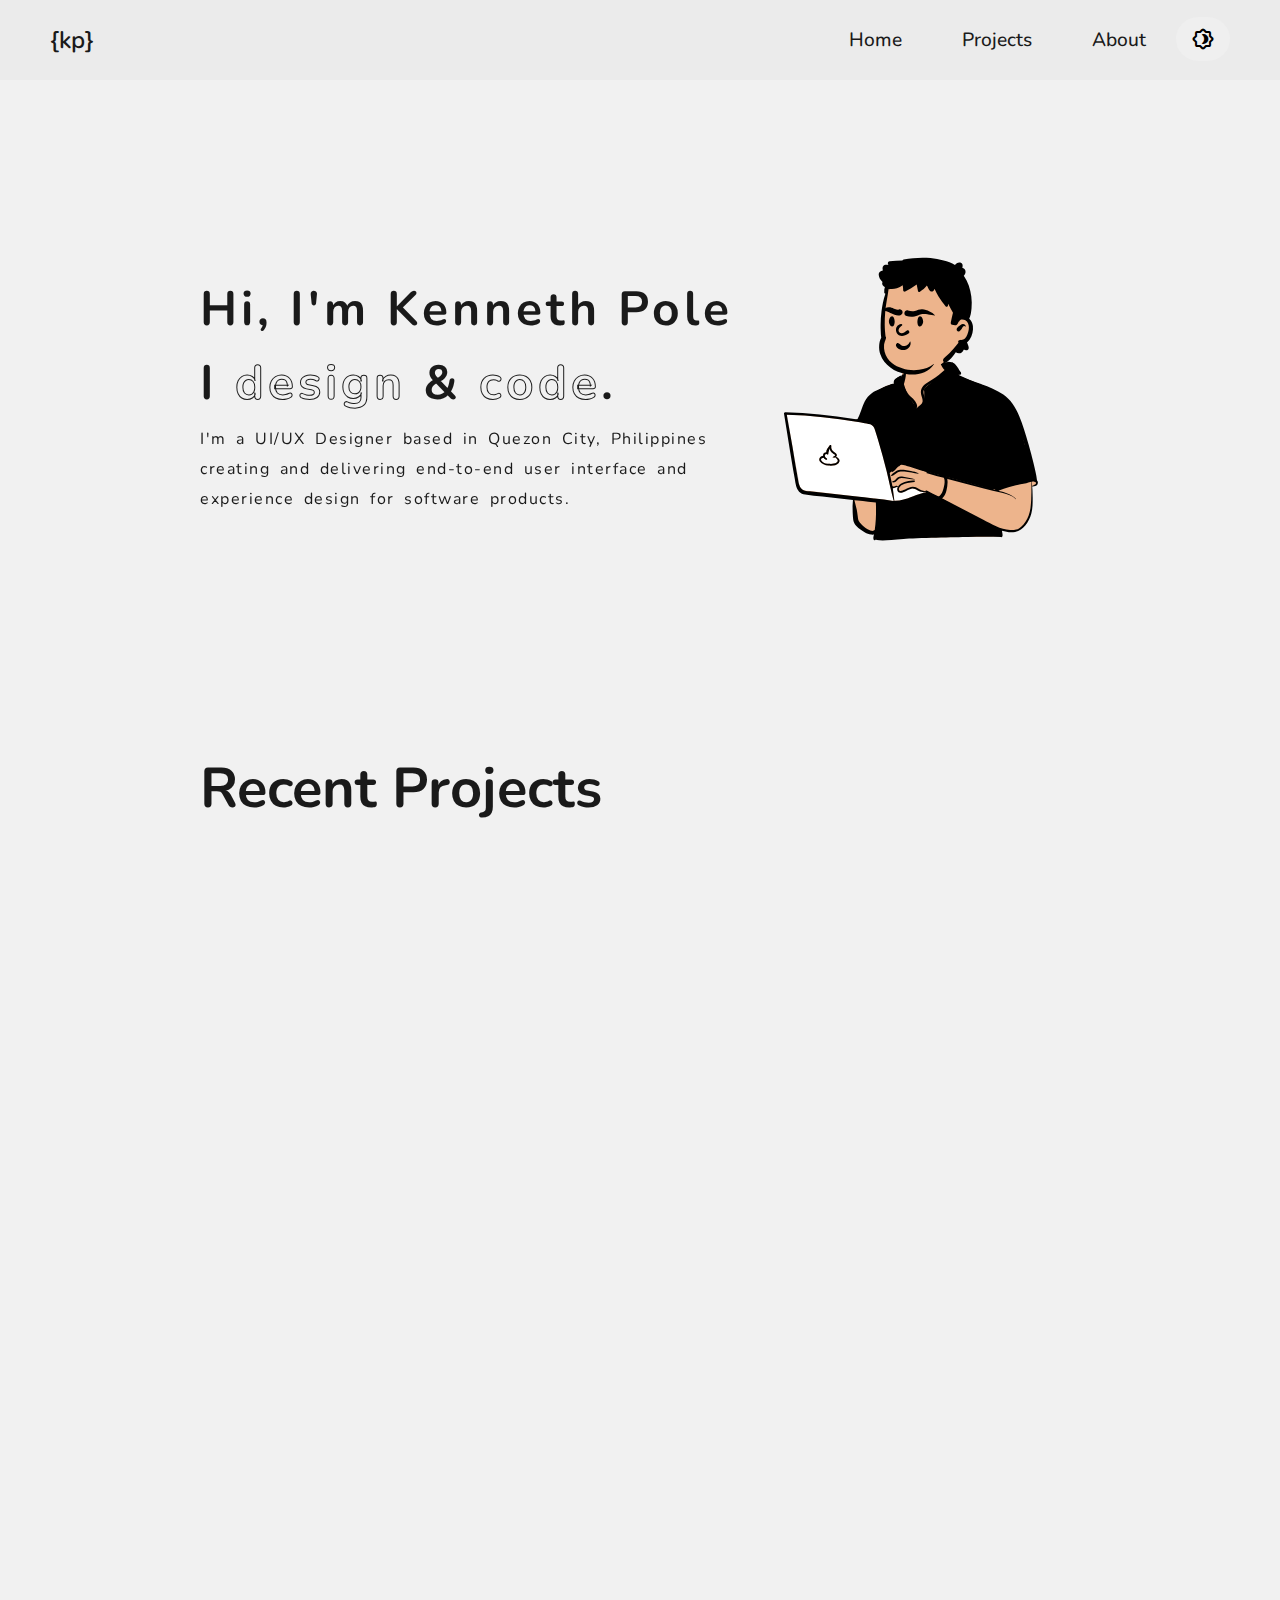
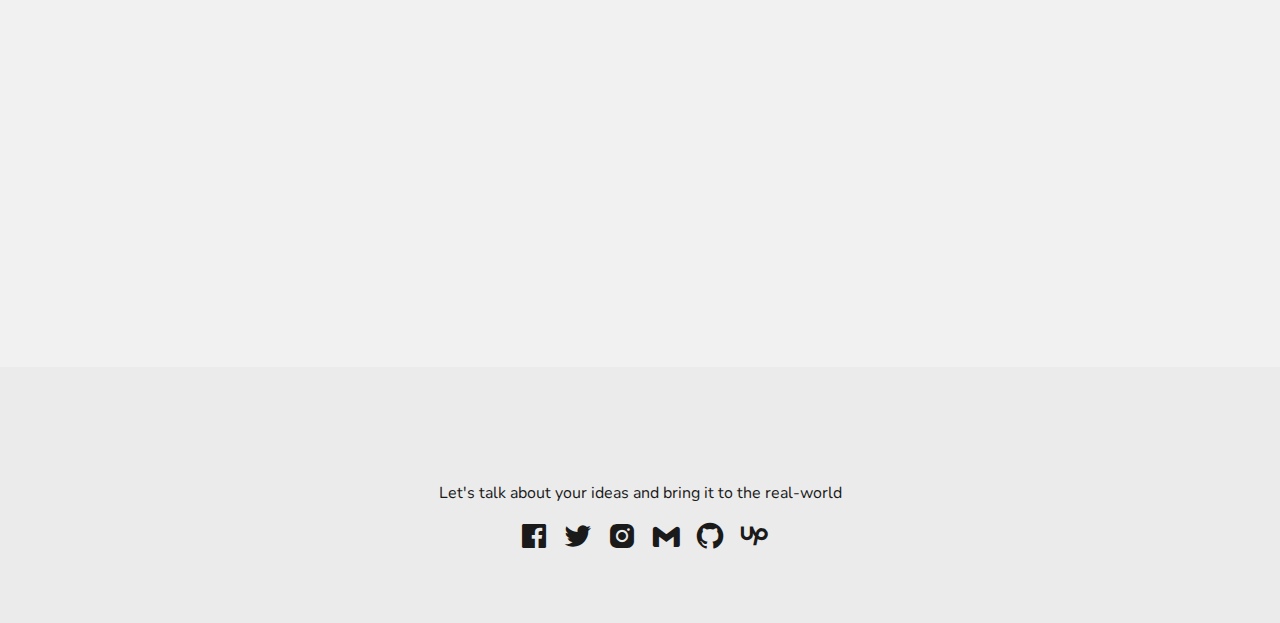
<file: index.html>
<!DOCTYPE html>
<html lang="en">
<head>
    <meta charset="UTF-8">
    <meta http-equiv="X-UA-Compatible" content="IE=edge">
    <meta name="viewport" content="width=device-width, initial-scale=1.0">
    <link rel="stylesheet" href="./css/styles.css">
    <link href="https://fonts.googleapis.com/css2?family=Material+Symbols+Rounded:wght@600" rel="stylesheet" />
    <link href='https://unpkg.com/boxicons@2.1.2/css/boxicons.min.css' rel='stylesheet'>
    <link href="https://unpkg.com/aos@2.3.1/dist/aos.css" rel="stylesheet">
    <title>Kenneth Pole</title>
</head>
<body>
    <header data-aos="fade" data-aos-duration="1000" data-aos-easing="ease-in">
        <div class="logo"><a href="index.html">{kp}</a></div>
            <div class="hamburger">
                <div class="line"></div>
                <div class="line"></div>
                <div class="line"></div>
            </div>

    <div class="navBar">
        <ul>
            <li>
               <a href="" class="active">Home</a>
            </li>
            <li>
               <a href="#project" class="active">Projects</a>
            </li>
            <li>
               <a href="about.html" class="active">About</a>
            </li>
            <li>
               <button class="toggle" id="darkMode">
                <span class="material-symbols-rounded">
                    brightness_4
                    </span>
               </button>
            </li>
        </ul>
    </div>
    </header>
    <section>
        <div class="hero">
            <div class="left-hero">
                <h1 data-aos="fade-down" data-aos-duration="500" data-aos-easing="ease-in-sine">Hi, I'm Kenneth Pole</h1>
                <h1 class="outlined" data-aos="fade-up" data-aos-duration="500" data-aos-easing="ease-in-sine">I <a href="">design</a> & <a href="">code</a>.</h1>
                <p data-aos="fade-down" data-aos-duration="500" data-aos-easing="ease-in-sine">I'm a UI/UX Designer based in Quezon City, Philippines creating and delivering end-to-end user interface and experience design for software products.</p>
            </div>
            <div class="right-hero">
                <img src="./SVG/peep.svg" alt="" data-aos="fade-in" data-aos-duration="500" data-aos-easing="ease-in-sine">
            </div>
        </div>
    </section>

    <section class="recent" id="project">
        <h1 data-aos="fade-in" data-aos-duration="500" data-aos-easing="ease-in-sine">Recent Projects</h1>
        <div class="projects">
            <div class="cards" data-aos="fade-up" data-aos-duration="700" data-aos-easing="ease-in">
                <img src="SVG/image 2.svg" alt="Swab System">
                <div class="desc">
                    <h6>UI/UX Design</h6>
                    <h2>Swab Testing System</h2>
                    <p>Swab Testing System is a user-friendly that allows user to appoint and schedule swab testing via online so that the user will never be waiting in long queue.</p>
                    <a href="swab.html" class="cta">Explore</a>
                </div>
            </div>
            <div class="cards" data-aos="fade-up" data-aos-duration="700" data-aos-easing="ease-in">
                <img src="SVG/image 1.svg" alt="Swab System">
                <div class="desc">
                    <h6>UI/UX Design / Front-End Development</h6>
                    <h2>HRIS for Richworld Giftshop</h2>
                    <p>HRIS for Richworld Giftshop is designed to help the business to store and organize employee information at ease. It comes also with job hiring if the company needs to recruit employee.</p>
                    <a href="richworld.html" class="cta">Explore</a>
                </div>
            </div>
            <div class="cards" data-aos="fade-up" data-aos-duration="700" data-aos-easing="ease-in">
                <img src="SVG/RG.svg" alt="Swab System">
                <div class="desc">
                    <h6>UI/UX Design</h6>
                    <h2>Richworld Giftshop App</h2>
                    <p>Richworld Giftshop Mobile App is a job listing recruitment to hire employees specifically for the company to hire employees.</p>
                    <a href="" class="cta">Explore</a>
                </div>
            </div>
            <div class="cards" data-aos="fade-up" data-aos-duration="700" data-aos-easing="ease-in">
                <img src="SVG/bdpc.svg" alt="Swab System">
                <div class="desc">
                    <h6>UI/UX Design / .NET Development</h6>
                    <h2>Balintawak Diesel Parts Corp.</h2>
                    <p>Payroll System for BDPC comes with automated calculating complicated local taxes for employee payroll to manage contractors and employees.</p>
                    <a href="" class="cta">Explore</a>
                </div>
            </div>
        </div>
    </section>

    <section class="footer">
        <h1 data-aos="zoom-in" data-aos-duration="500" data-aos-easing="ease-in-sine">Let's Connect</h1>
        <p>Let's talk about your ideas and bring it to the real-world</p>
        <div class="links">
            <a href="https://www.facebook.com/kennethpole6/"><i class='bx bxl-facebook-square'></i></a>
            <a href="https://twitter.com/kennethpole10"><i class='bx bxl-twitter' ></i></a>
            <a href="https://www.instagram.com/kennethpole6/"><i class='bx bxl-instagram-alt' ></i></a>
            <a href="#"><i class='bx bxl-gmail' ></i></a>
            <a href="https://github.com/kennethpole6"><i class='bx bxl-github' ></i></a>
            <a href="https://www.upwork.com/freelancers/~01a8da6cd8caafd176"><i class='bx bxl-upwork' ></i></a>
        </div>
    </section>

    <script src="index.js"></script>
    <script src="toggle.js"></script>
    <script src="https://unpkg.com/aos@2.3.1/dist/aos.js"></script>
    <script>
        AOS.init();
        AOS.refresh();
      </script>
</body>
</html>
</file>
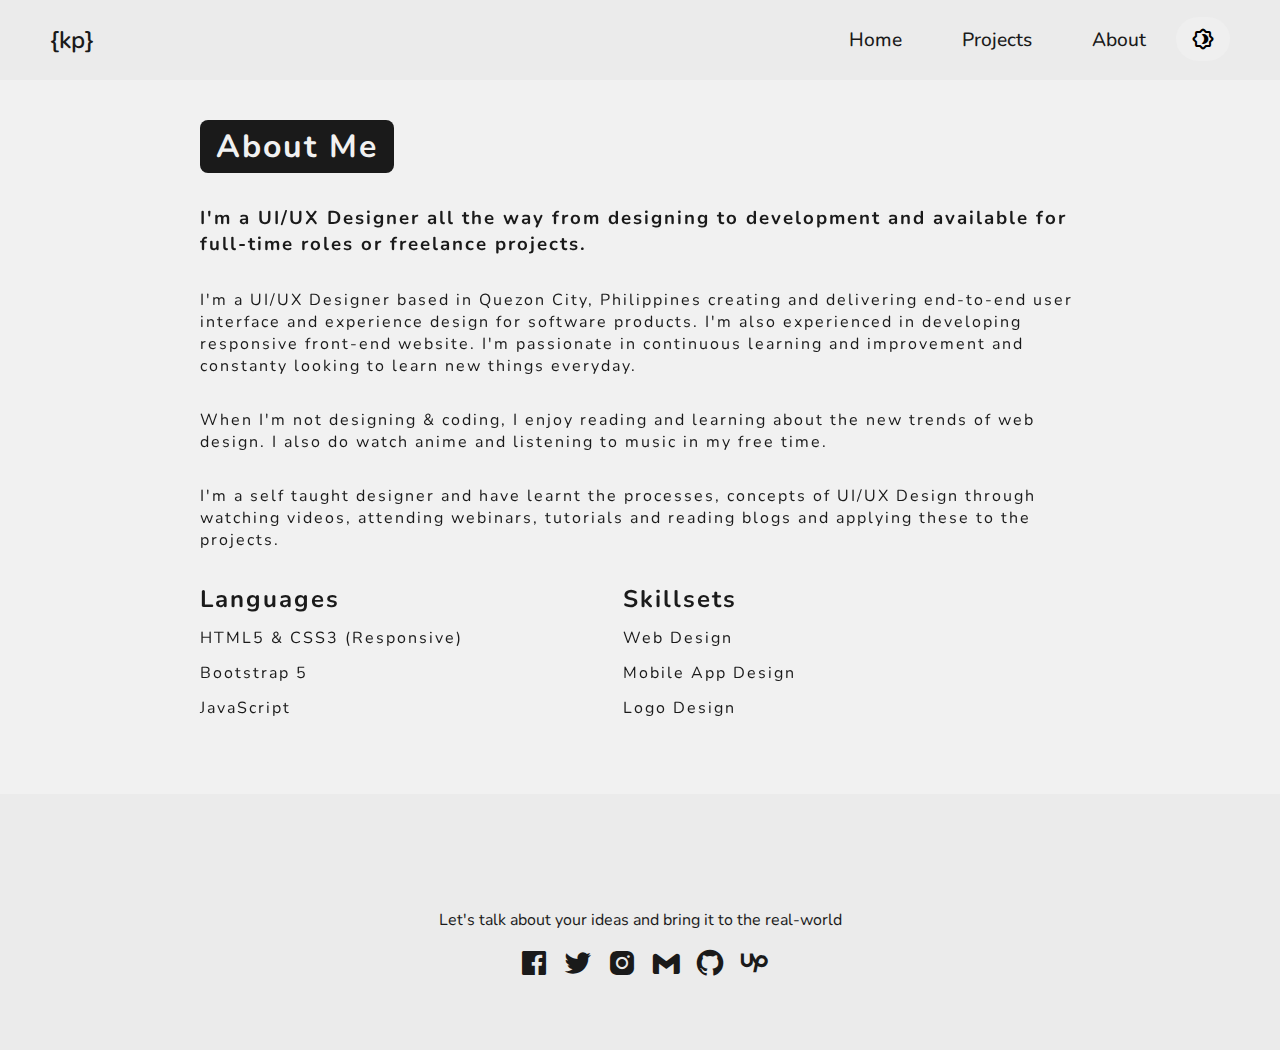
<file: about.html>
<!DOCTYPE html>
<html lang="en">
<head>
    <meta charset="UTF-8">
    <meta http-equiv="X-UA-Compatible" content="IE=edge">
    <meta name="viewport" content="width=device-width, initial-scale=1.0">
    <link rel="stylesheet" href="./css/styles.css">
    <link href="https://fonts.googleapis.com/css2?family=Material+Symbols+Rounded:wght@600" rel="stylesheet" />
    <link href='https://unpkg.com/boxicons@2.1.2/css/boxicons.min.css' rel='stylesheet'>
    <link href="https://unpkg.com/aos@2.3.1/dist/aos.css" rel="stylesheet">
    <title>Document</title>
</head>
<body>
    <header>
        <div class="logo"><a href="index.html">{kp}</a></div>
            <div class="hamburger">
                <div class="line"></div>
                <div class="line"></div>
                <div class="line"></div>
            </div>

    <div class="navBar">
        <ul>
            <li>
               <a href="index.html" class="active">Home</a>
            </li>
            <li>
               <a href="index.html#project" class="active">Projects</a>
            </li>
            <li>
               <a href="" class="active">About</a>
            </li>
            <li>
               <button class="toggle" id="darkMode">
                <span class="material-symbols-rounded">
                    brightness_4
                    </span>
               </button>
            </li>
        </ul>
    </div>
    </header>

    <section class="about">
        <div class="about-desc">
            <h1 data-aos="fade-in" data-aos-duration="500" data-aos-easing="ease-in-sine">About Me</h1>
            <h3 data-aos="fade" data-aos-duration="600" data-aos-easing="ease-in-sine">I'm a UI/UX Designer all the way from designing to development and available for full-time roles or freelance projects.</h3>
            <p data-aos="fade" data-aos-duration="700" data-aos-easing="ease-in-sine">I'm a UI/UX Designer based in Quezon City, Philippines creating and delivering end-to-end user interface and experience design for software products. I'm also experienced in developing responsive front-end website. I'm passionate in continuous learning and improvement and constanty looking to learn new things everyday.</p>
            <p data-aos="fade" data-aos-duration="800" data-aos-easing="ease-in-sine">When I'm not designing & coding, I enjoy reading and learning about the new trends of web design. I also do watch anime and listening to music in my free time.</p>
            <p data-aos="fade" data-aos-duration="900" data-aos-easing="ease-in-sine">I'm a self taught designer and have learnt the processes, concepts of UI/UX Design through watching videos, attending webinars, tutorials and reading blogs and applying these to the projects.</p>

            <div class="expertise">
                <div class="languages" data-aos="fade" data-aos-duration="1000" data-aos-easing="ease-in-sine">
                    <ul>
                        <li class="exp-title">Languages</li>
                        <li>HTML5 & CSS3 (Responsive)</li>
                        <li>Bootstrap 5</li>
                        <li>JavaScript</li>
                    </ul>
                </div>
                <div class="skills" data-aos="fade" data-aos-duration="1100" data-aos-easing="ease-in-sine">
                    <ul>
                        <li class="exp-title">Skillsets</li>
                        <li>Web Design</li>
                        <li>Mobile App Design</li>
                        <li>Logo Design</li>
                    </ul>
                </div>
            </div>
        </div>
    </section>
    <br>
    <section class="footer">
        <h1 data-aos="zoom-in" data-aos-duration="500" data-aos-easing="ease-in-sine">Let's Connect</h1>
        <p>Let's talk about your ideas and bring it to the real-world</p>
        <div class="links">
            <a href="https://www.facebook.com/kennethpole6/"><i class='bx bxl-facebook-square'></i></a>
            <a href="https://twitter.com/kennethpole10"><i class='bx bxl-twitter' ></i></a>
            <a href="https://www.instagram.com/kennethpole6/"><i class='bx bxl-instagram-alt' ></i></a>
            <a href="#"><i class='bx bxl-gmail' ></i></a>
            <a href="https://github.com/kennethpole6"><i class='bx bxl-github' ></i></a>
            <a href="https://www.upwork.com/freelancers/~01a8da6cd8caafd176"><i class='bx bxl-upwork' ></i></a>
        </div>
    </section>
    <script src="index.js"></script>
    <script src="toggle.js"></script>
    <script src="https://unpkg.com/aos@2.3.1/dist/aos.js"></script>
    <script>
        AOS.init();
        AOS.refresh();
      </script>
</body>
</html>
</file>
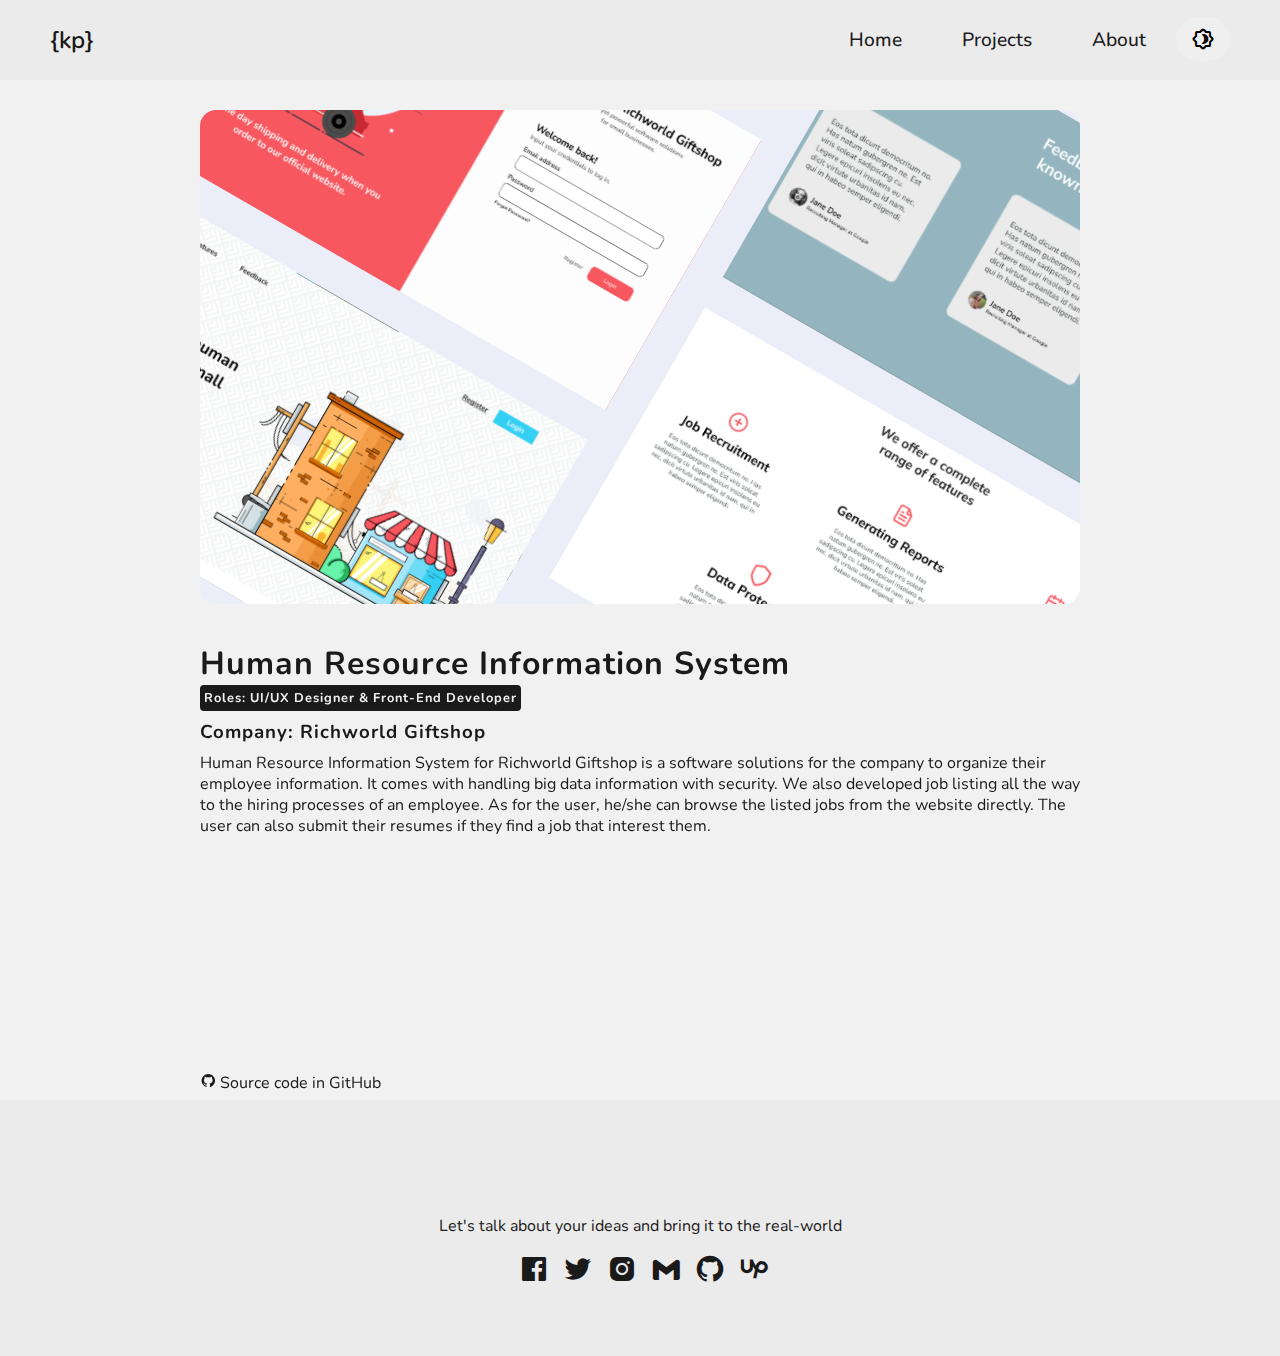
<file: richworld.html>
<!DOCTYPE html>
<html lang="en">
<head>
    <meta charset="UTF-8">
    <meta http-equiv="X-UA-Compatible" content="IE=edge">
    <meta name="viewport" content="width=device-width, initial-scale=1.0">
    <link rel="stylesheet" href="./css/styles.css">
    <link href="https://fonts.googleapis.com/css2?family=Material+Symbols+Rounded:wght@600" rel="stylesheet" />
    <link href='https://unpkg.com/boxicons@2.1.2/css/boxicons.min.css' rel='stylesheet'>
    <link href="https://unpkg.com/aos@2.3.1/dist/aos.css" rel="stylesheet">
    <title>Kenneth Pole</title>
</head>
<body>
    <header data-aos="fade" data-aos-duration="1000" data-aos-easing="ease-in">
        <div class="logo"><a href="index.html">{kp}</a></div>
            <div class="hamburger">
                <div class="line"></div>
                <div class="line"></div>
                <div class="line"></div>
            </div>

    <div class="navBar">
        <ul>
            <li>
               <a href="index.html" class="active">Home</a>
            </li>
            <li>
               <a href="index.html#project" class="active">Projects</a>
            </li>
            <li>
               <a href="about.html" class="active">About</a>
            </li>
            <li>
               <button class="toggle" id="darkMode">
                <span class="material-symbols-rounded">
                    brightness_4
                    </span>
               </button>
            </li>
        </ul>
    </div>
    </header>

    <section class="content">
        <img src="./SVG/richworldgiftshop.svg" alt="illustrations" data-aos="fade-in" data-aos-duration="500" data-aos-easing="ease-in-sine">
        <div class="content-desc" data-aos="fade-in" data-aos-duration="600" data-aos-easing="ease-in-sine">
            <div class="content-title">
                <h1 class="rh-title">Human Resource Information System <span>  Roles: UI/UX Designer & Front-End Developer</</span></h1>
                <h3>Company: Richworld Giftshop</h3>
            </div>
                <p>Human Resource Information System for Richworld Giftshop is a software solutions for the company to organize their employee information. It comes with handling big data information with security. We also developed job listing all the way to the hiring processes of an employee.  As for the user, he/she can browse the listed jobs from the website directly. The user can also submit their resumes if they find a job that interest them. </p>
    
                    <div class="features" data-aos="fade-in" data-aos-duration="700" data-aos-easing="ease-in-sine">
                        <ul>
                            <li class="exp-title">Features</li>
                            <li>• Easily organize the data/information of employee.</li>
                            <li>• The user can find a job listing he desires with description/details in the app.
                            </li>
                            <li>• The user will be notified if the applicant is suitable for a job.
                            </li>
                            <li>• The user can submit job requirements (resumes/CV) directly in website.
                            </li>
                            <li>• The system has an built-in messages to communicate simultaneously and seamlessly.</li>
                        </ul>
                    </div>

                    <div class="repo-links">
                        <a href=""><i class='bx bxl-github' ></i> Source code in GitHub</a>
                    </div>
        </div>
    </section>

    <section class="footer">
        <h1 data-aos="zoom-in" data-aos-duration="500" data-aos-easing="ease-in-sine">Let's Connect</h1>
        <p>Let's talk about your ideas and bring it to the real-world</p>
        <div class="links">
            <a href="https://www.facebook.com/kennethpole6/"><i class='bx bxl-facebook-square'></i></a>
            <a href="https://twitter.com/kennethpole10"><i class='bx bxl-twitter' ></i></a>
            <a href="https://www.instagram.com/kennethpole6/"><i class='bx bxl-instagram-alt' ></i></a>
            <a href="#"><i class='bx bxl-gmail' ></i></a>
            <a href="https://github.com/kennethpole6"><i class='bx bxl-github' ></i></a>
            <a href="https://www.upwork.com/freelancers/~01a8da6cd8caafd176"><i class='bx bxl-upwork' ></i></a>
        </div>
    </section>

    <script src="index.js"></script>
    <script src="toggle.js"></script>
    <script src="https://unpkg.com/aos@2.3.1/dist/aos.js"></script>
    <script>
        AOS.init();
        AOS.refresh();
      </script>
</body>
</html>
</file>
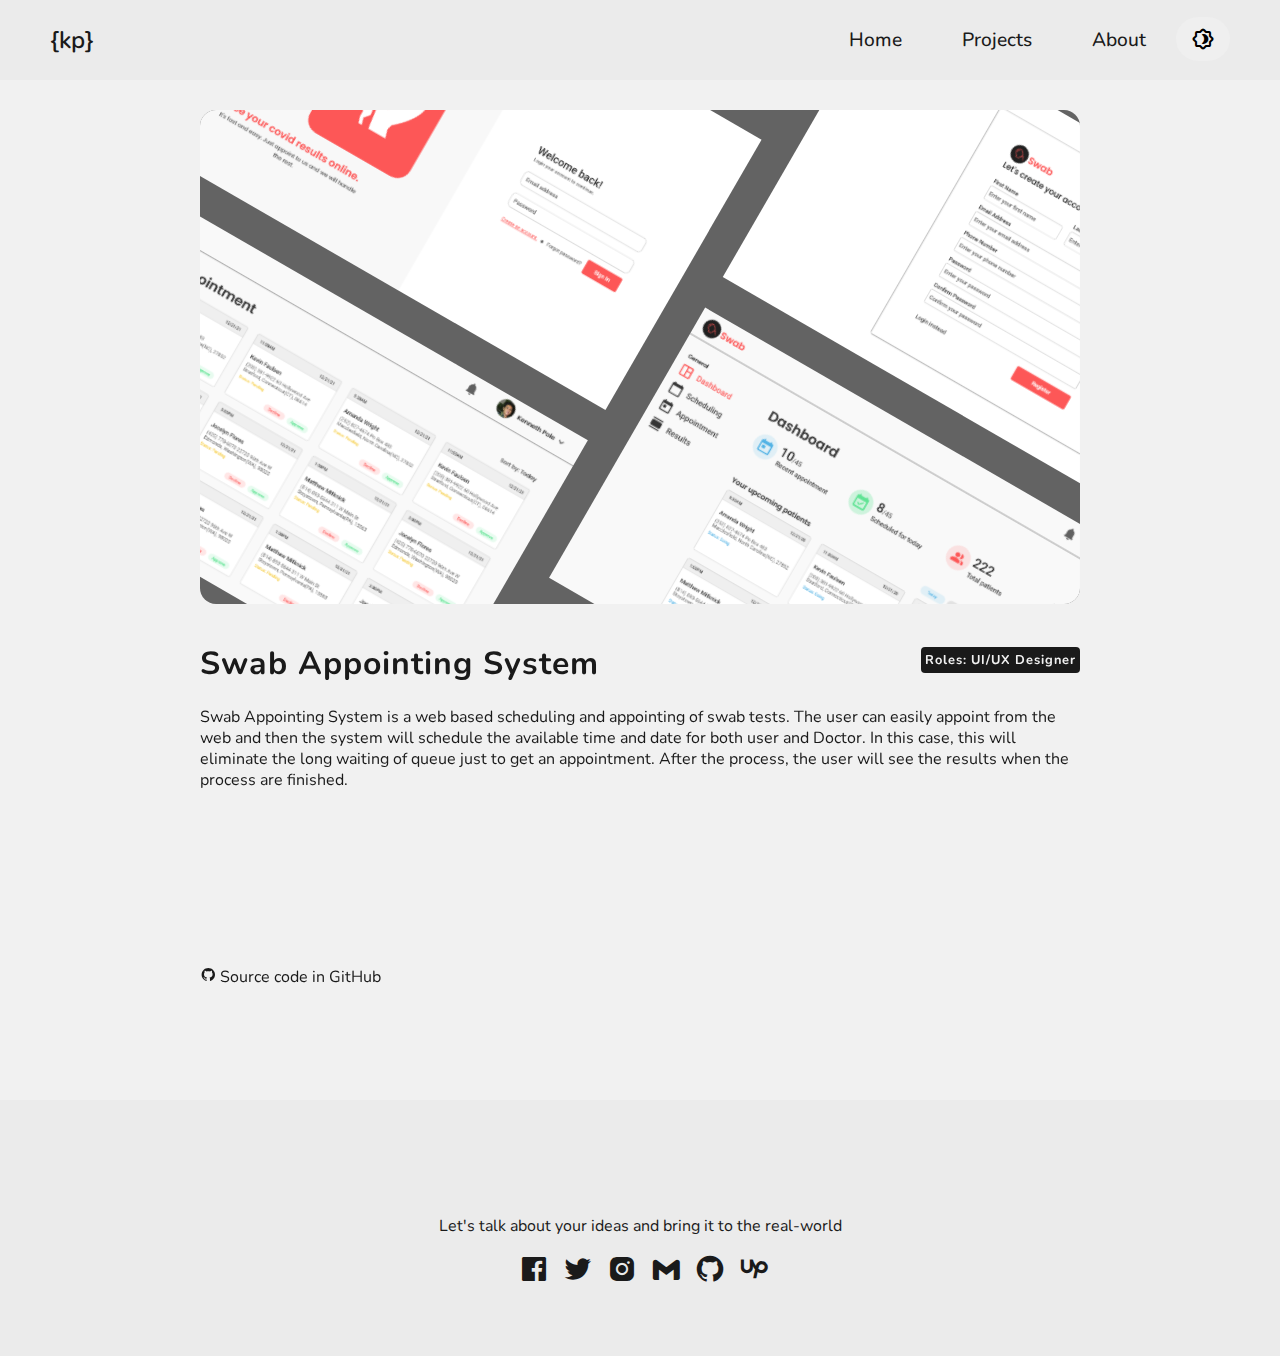
<file: swab.html>
<!DOCTYPE html>
<html lang="en">
<head>
    <meta charset="UTF-8">
    <meta http-equiv="X-UA-Compatible" content="IE=edge">
    <meta name="viewport" content="width=device-width, initial-scale=1.0">
    <link rel="stylesheet" href="./css/styles.css">
    <link href="https://fonts.googleapis.com/css2?family=Material+Symbols+Rounded:wght@600" rel="stylesheet" />
    <link href='https://unpkg.com/boxicons@2.1.2/css/boxicons.min.css' rel='stylesheet'>
    <link href="https://unpkg.com/aos@2.3.1/dist/aos.css" rel="stylesheet">
    <title>Kenneth Pole</title>
</head>
<body>
    <header data-aos="fade" data-aos-duration="1000" data-aos-easing="ease-in">
        <div class="logo"><a href="index.html">{kp}</a></div>
            <div class="hamburger">
                <div class="line"></div>
                <div class="line"></div>
                <div class="line"></div>
            </div>

    <div class="navBar">
        <ul>
            <li>
               <a href="index.html" class="active">Home</a>
            </li>
            <li>
               <a href="index.html#project" class="active">Projects</a>
            </li>
            <li>
               <a href="about.html" class="active">About</a>
            </li>
            <li>
               <button class="toggle" id="darkMode">
                <span class="material-symbols-rounded">
                    brightness_4
                    </span>
               </button>
            </li>
        </ul>
    </div>
    </header>

    <section class="content">
        <img src="./SVG/swab.svg" alt="illustrations" data-aos="fade-in" data-aos-duration="500" data-aos-easing="ease-in-sine">
        <div class="content-desc" data-aos="fade-in" data-aos-duration="600" data-aos-easing="ease-in-sine">
            <div class="content-title">
                <h1 class="rh-title">Swab Appointing System <span>  Roles: UI/UX Designer</span></h1>
            </div>
            <br>
                <p>Swab Appointing System is a web based scheduling and appointing of swab tests. The user can easily appoint from the web and then the system will schedule the available time and date for both user and Doctor. In this case, this will eliminate the long waiting of queue just to get an appointment. After the process, the user will see the results when the process are finished.</p>
    
                    <div class="features" data-aos="fade-in" data-aos-duration="700" data-aos-easing="ease-in-sine">
                        <ul>
                            <li class="exp-title">Features</li>
                            <li>• Easily organize the appointing and scheduling of the user.</li>
                            <li>• The user can appoint and schedule straight from the web so that he will never be waiting in long queue.
                            </li>
                            <li>• The results will be seen from the user side after the process is finished within a days or week. 
                            </li>
                        </ul>
                    </div>

                    <div class="repo-links">
                        <a href=""><i class='bx bxl-github' ></i> Source code in GitHub</a>
                    </div>
        </div>
    </section>

    <section class="footer">
        <h1 data-aos="zoom-in" data-aos-duration="500" data-aos-easing="ease-in-sine">Let's Connect</h1>
        <p>Let's talk about your ideas and bring it to the real-world</p>
        <div class="links">
            <a href="https://www.facebook.com/kennethpole6/"><i class='bx bxl-facebook-square'></i></a>
            <a href="https://twitter.com/kennethpole10"><i class='bx bxl-twitter' ></i></a>
            <a href="https://www.instagram.com/kennethpole6/"><i class='bx bxl-instagram-alt' ></i></a>
            <a href="#"><i class='bx bxl-gmail' ></i></a>
            <a href="https://github.com/kennethpole6"><i class='bx bxl-github' ></i></a>
            <a href="https://www.upwork.com/freelancers/~01a8da6cd8caafd176"><i class='bx bxl-upwork' ></i></a>
        </div>
    </section>

    <script src="index.js"></script>
    <script src="toggle.js"></script>
    <script src="https://unpkg.com/aos@2.3.1/dist/aos.js"></script>
    <script>
        AOS.init();
        AOS.refresh();
      </script>
</body>
</html>
</file>
<file: css/styles.css>
@import url('https://fonts.googleapis.com/css2?family=Nunito:wght@400;500;600;700&display=swap');

html{
    scroll-behavior: smooth;
}

*{
    margin: 0;
    padding: 0;
    list-style: none;
    text-decoration: none;
    box-sizing: border-box;
    font-family: 'Nunito', sans-serif;
    transition: 0.3ms ease-in;
}

:root{
    --primary:#f1f1f1;
    --secondary:#1a1a1a;
    --accent:#ebebeb;
    --onHover:#202020;
    --background:var(--primary);
}

.darkmode{
    --primary:#1a1a1a;
    --secondary:#f1f1f1;
    --accent:#202020;
    --onHover:#d1d1d1;
    --background:var(--primary);
}

body{
    background: var(--background);
}

header{
    width: 100%;
    height: 5rem;
    background-color:var(--accent);
    display: flex;
    align-items: center;
    justify-content: space-between;
    padding: 0 200px;
    transition: 0.2s ease-in;
}

.logo{
    font-weight: 600;
    font-size: 1.5rem;
}

.logo a{
    color: var(--secondary);
}

.hamburger {
    display: none;
}

.navBar ul{
    display: flex;
}

.navBar ul li a{
    display: block;
    color: var(--secondary);
    font-size: 1.2rem;
    padding: 10px 25px;
    border-radius: 50px;
    transition: 0.2s ease-in;
    margin: 0 5px;
    font-weight: 500;
}
.toggle{
    border: none;
    border-radius: 50px;
    cursor: pointer;
}

.toggle:hover{
    background-color: var(--secondary);
    color:var(--primary);
    border-radius: 50px;
}

.toggle span:active{
    border-radius: 50px;
}

.toggle span{
    padding: 10px;
    margin: 0 5px;
    transition: 0.2s ease-in;
}

.navBar ul li a:hover{
    background-color:   var(--onHover);
    color: var(--primary);
}

@media only screen and (max-width: 1320px){
    header{
        padding: 0 50px;
    }
}


@media only screen and (max-width: 1100px){
    header{
        padding: 0 30px;
    }
}

@media only screen and (max-width: 900px){
    .hamburger{
        display: block;
        cursor: pointer;
    }

    .hamburger .line{
        width: 30px;
        height: 3px;
        background-color: var(--secondary);
        color: var(--primary);
        margin: 6px 0;
    }

    .navBar{
        height: 0;
        position: absolute;
        top: 80px;
        left: 0;
        right: 0;
        width: 100vw;
        background-color: var(--secondary);
        color: var(--primary);
        transition: 0.3s ease;
    }

    .navBar ul li a{
        color: var(--primary);
    }

    .navBar ul li a:hover{
        background: var(--primary);
        color: var(--secondary);
    }

    .navBar.active{
        height: 90vh;
    }
    .navBar.active ul{
        opacity: 1;
    }

    .navBar ul{
        display: flex;
        flex-direction: column;
        width: fit-content;
        margin: 80px auto;
        text-align: center;
        transition: 0.5 ease;
        opacity: 0;
    }

    .navBar ul li a{
        margin-bottom: 15px;
    }
}

.hero{
    display: flex;
    align-items: center;
    justify-content: space-around;
    padding: 0 200px;
    height: 70vh;
}

.left-hero h1{
    font-size:3rem;
    letter-spacing: 4px;
    color: var(--secondary);
    margin-bottom: .5rem;
}

.outlined a{
    text-decoration: none;
    color: var(--secondary);
    -webkit-text-fill-color: var(--primary); /* Will override color (regardless of order) */
    -webkit-text-stroke-width: 1px;
    -webkit-text-stroke-color: var(--secondary);
}

.outlined a:hover{
    -webkit-text-fill-color: var(--secondary);
}

.left-hero p{
    word-spacing: 4px;
    letter-spacing: 1.5px;
    color: var(--secondary);
    line-height: 30px;
    font-weight: 400;
    width: 90%;
}

.recent h1{
    margin: 40px 200px;
    font-size: 3.5rem;
    color: var(--secondary);
}
.projects{
    display: grid; 
    padding: 40px 200px;
    max-width: 1200px; 
    grid-template-columns: repeat(2, 1fr);
    justify-content: center;
    margin: 0 auto;
    gap: 4rem;
}

@media (min-width: 991px) {
    .projects { grid-template-columns: repeat(2, 1fr); }
}

@media (min-width: 1500px) {
    .projects { grid-template-columns: repeat(3, 1fr); }
}

.cards{
    width: 26rem;
    border-radius: 1.2rem;
    padding:1.5rem;
    overflow: hidden;
    background-color: var(--accent);
    color: var(--secondary);
    box-shadow: rgba(0, 0, 0, 0.35) 0px 5px 15px;
}

.cards img{
    width: 100%;
    height: auto;
    margin-bottom: .8rem;
    border-radius: 1.2rem;
    overflow: hidden;
}

.cards h6{
    display: block;
    margin-bottom: .5rem;
    border-radius: 4px;
    background-color: var(--secondary);
    color: var(--primary);
    width: fit-content;
    padding: 4px;
}


.desc h2{
    margin-bottom: .8rem;
}

.desc p{
    font-size:.9rem;
    letter-spacing: 1px;
    margin-bottom: .8rem;
}

.desc a{
    display: block;
    width: fit-content;
    margin-bottom: .5rem;
    padding: 8px 30px;
    background-color: var(--secondary);
    color: var(--primary);
    font-weight: 500;
    border-radius: 4rem;
}

.cta{
    display: flex;
    justify-content: center;
    width: fit-content;
    margin-bottom: .5rem;
    padding: 8px 30px;
    background-color: black;
    color: var(--secondary);
    font-weight: 500;
    border-radius: 4rem;
}

.cta:hover{
    background-color: var(--onHover);
}

.footer{
    background-color: var(--accent);
    color: var(--secondary);
    height: 16rem;
    text-align: center;
    padding: 4rem;
}

.footer h1{
    margin-bottom: .5rem;
    font-size: 2rem;
}

.footer p{
    margin-bottom: 1rem;
}

.links i{
    font-size: 2rem;
    margin-left: .5rem;
}

.links a{
    color: var(--secondary);
}

.links i:hover{
    color: var(--onHover);
}

.about-desc{
    padding: 40px 200px;
}

.about-desc h1{
    background-color: var(--secondary);
    color: var(--primary);
    border-radius: .5rem;
    padding: .3rem 1rem;
    margin-bottom: 2rem;
    width: fit-content;
    letter-spacing: 2px;
}

.about-desc h3{
    margin-bottom: 2rem;
    color: var(--secondary);
    letter-spacing: 2px;
}
.about-desc p{
    color: var(--secondary);
    margin-bottom: 2rem;
    letter-spacing: 2px;
}

.about{
    max-height: 1000px;
}

.expertise{
    color: var(--secondary);
    display: flex;
    flex-wrap: wrap;
    justify-content:flex-start;
}

.expertise ul li{
    margin-bottom: .8rem;
    letter-spacing: 2px;
}

.expertise span{
    font-size: 5rem;
}

.languages{
    margin-right: 10rem;
}

.exp-title{
    font-size: 1.5rem;
    font-weight: 700;
    margin-bottom: .5rem;
}

/* For richworld content */
.content{
    background-color: var(--background);
    color: var(--secondary);
    margin: 10px auto;
    padding: 20px 200px;
    height: 1000px;
}

.content-desc{
    padding: 2rem 0;
}

.content img{
    width: 100%;
    border-radius: 1rem;
}

.rh-title{
    display: flex;
    justify-content: space-between;
    align-items: center;
    flex-wrap: wrap;
    font-size: 2rem;
    color: var(--secondary);
    letter-spacing: 1px;
}

.rh-title span{
    display: block;
    margin-bottom: .5rem;
    border-radius: 4px;
    background-color: var(--secondary);
    color: var(--primary);
    font-size: .8rem;
    width: fit-content;
    padding: 4px;

}

.content-title h3{
    margin-bottom: .5rem;
    color: var(--secondary);
    letter-spacing: 1px;
}

.content h6{
    text-align: right;
    letter-spacing: 1px;
}

.content p{
    font-size: 1rem;
    color: var(--secondary);
    line-height: 1.3rem;
    margin-bottom: 2rem;
}

.features ul li{
    font-size: 1em;
    color: var(--secondary);
    margin-bottom: .5rem;
}

.repo-links a{
    display: block;
    margin-top: 2rem;
    color: var(--secondary);
}

/* Responsiveness */
@media only screen and (max-width: 991px){
    .hero{
        display: flex;
        justify-content: center;
        align-items: center;
        text-align: center;
        flex-wrap: wrap;
        margin: 1rem auto;
        padding: 8rem 3rem;
        height: 800px;
    }

    .hero h1{
        font-size: 2em;
    }

    .hero p{
        width: 100%;
    }

    .hero img{
        width: 18rem;
        height: auto;
        margin: 1rem auto;
    }


    .recent h1{
        margin-top: 4rem;
        margin-left: auto;
        margin-right: auto;
        margin-bottom: 1rem;
        text-align: center;
        font-size: 2.5rem;
    }

    .projects{
        display: flex;
        flex-direction: column;
        justify-content: center;
        align-items: center;
        padding: 0;
        margin: 0;
        gap: 1rem;
    }

    .cards{
        margin-bottom: 2rem;
        width: 20rem;
    }

    .links i{
        font-size: 1.5em;
    }

    /* About page responsive */

    .about-desc{
        margin: 2.5rem 2rem;
        padding: 0;
        height: 100%;
    }

    .about{
        margin-bottom: 3rem;
    }

    .expertise{
        overflow: hidden;
    }

    .expertise ul li {
        font-size: .9rem;
    }
    .footer{
        height: 14rem;
    }

    .content{
        margin: 1rem auto;
        padding: 1rem 2rem;
    }
}
</file>
